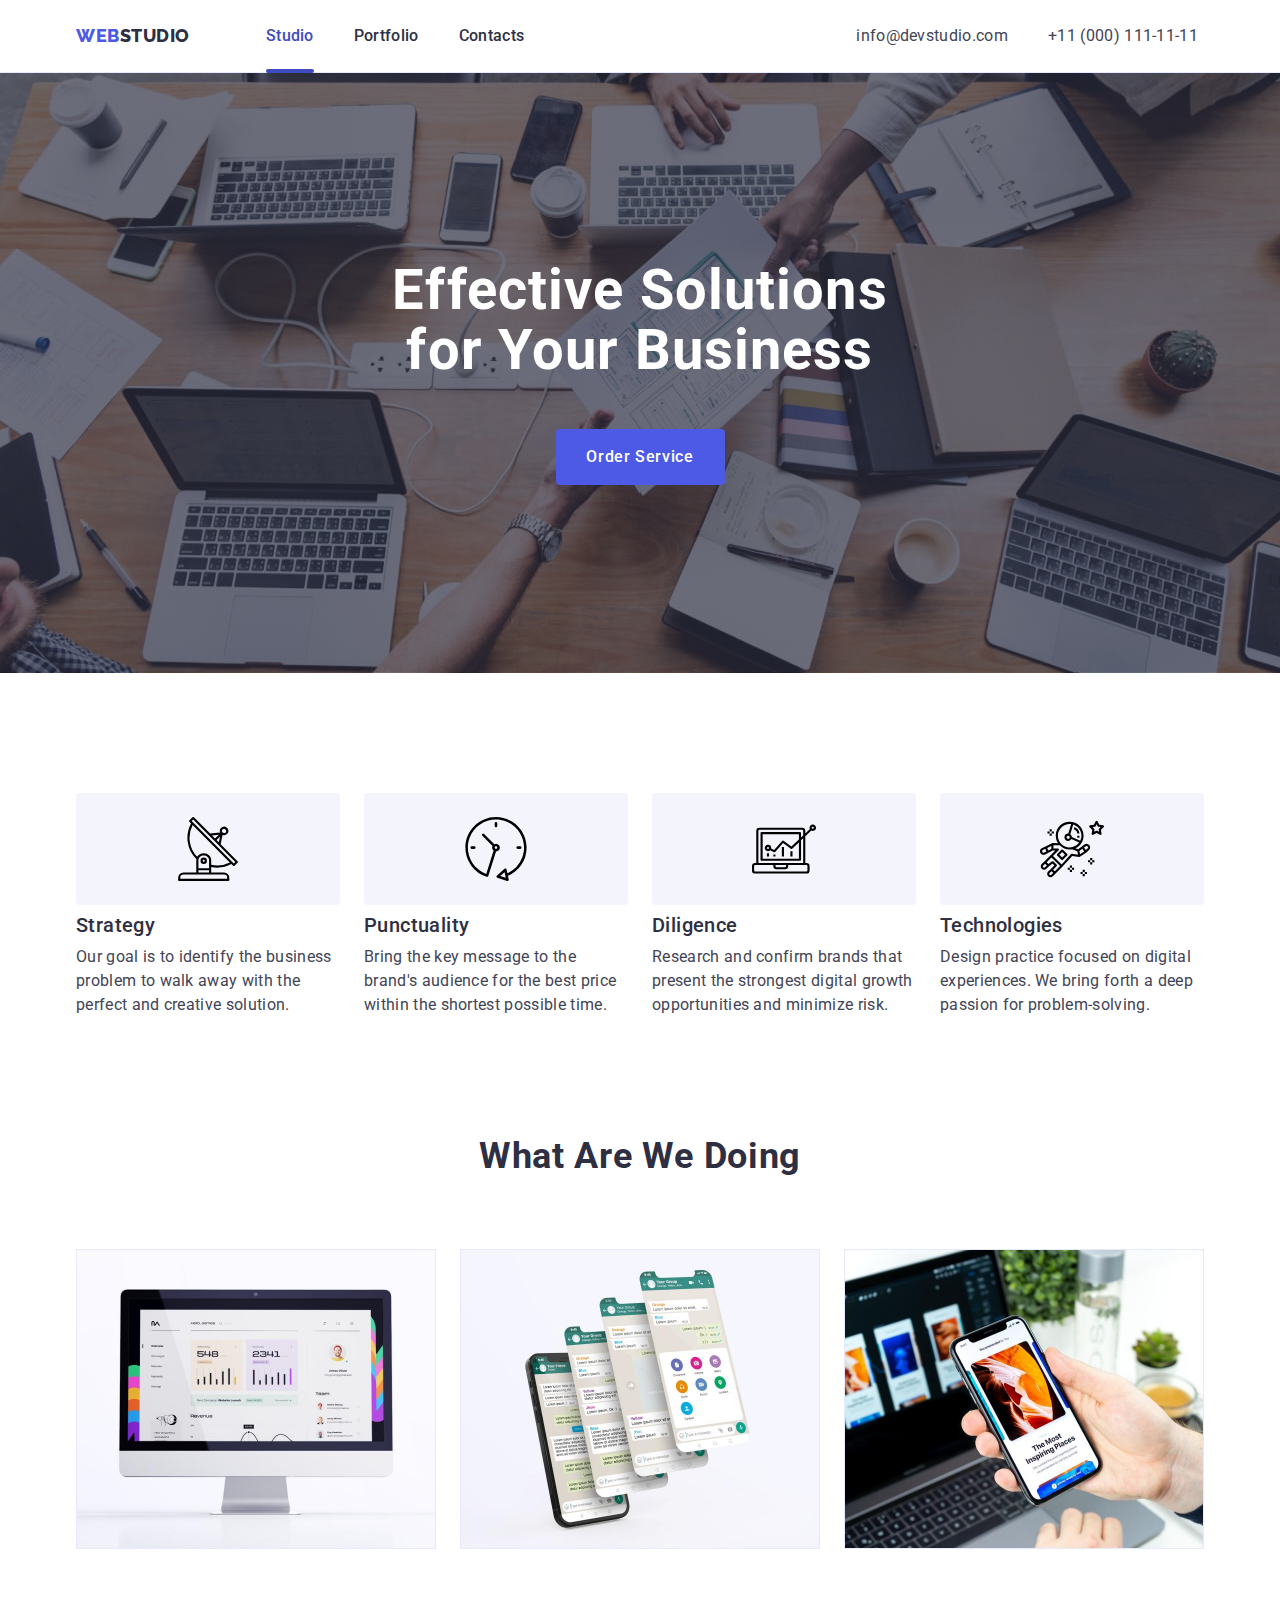
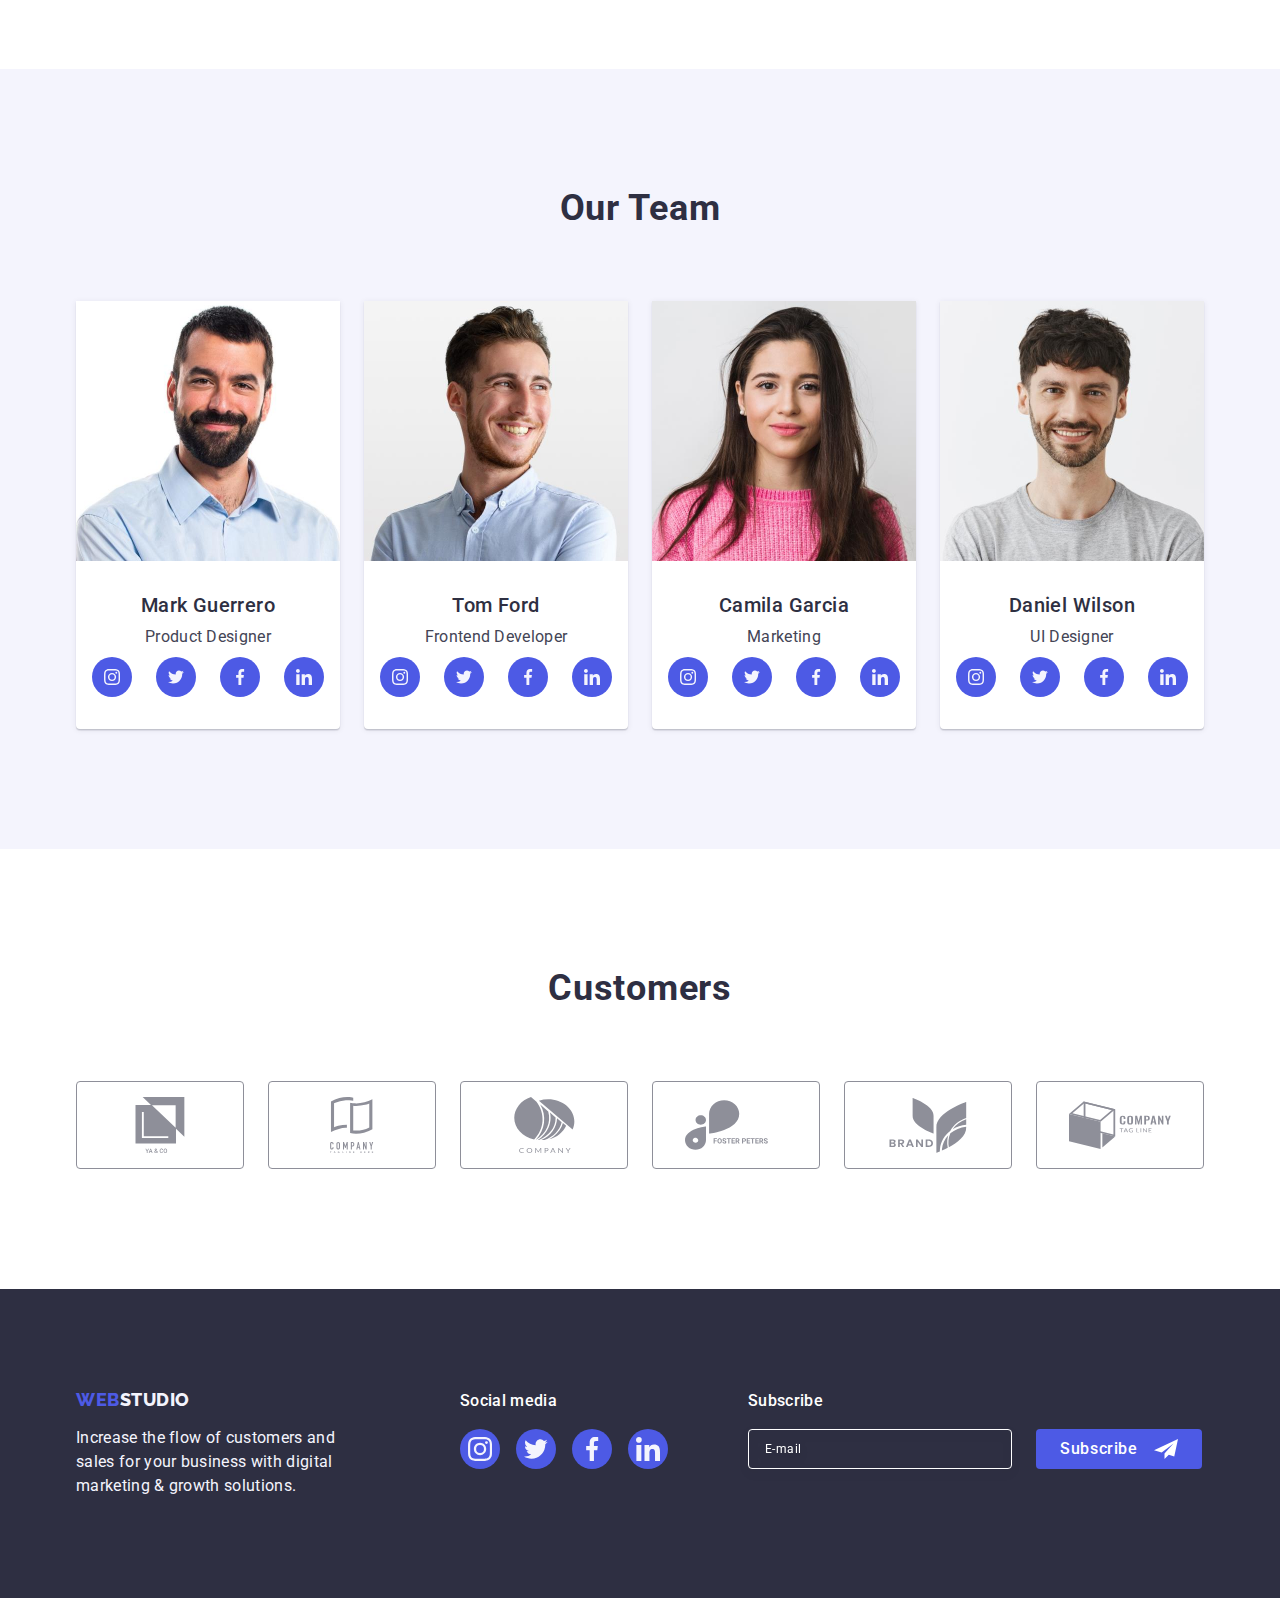
<file: index.html>
<!DOCTYPE html>
<html lang="en">

<head>
  <meta charset="UTF-8">
  <meta http-equiv="X-UA-Compatible" content="IE=edge">
  <meta name="viewport" content="width=device-width, initial-scale=1.0">
  <title>Document</title>
  <link rel="stylesheet" href="https://cdnjs.cloudflare.com/ajax/libs/modern-normalize/2.0.0/modern-normalize.min.css">
  <link rel="stylesheet" href="./CSS/style.css">
  <link rel="preconnect" href="https://fonts.googleapis.com">
  <link rel="preconnect" href="https://fonts.gstatic.com" crossorigin>
  <link href="https://fonts.googleapis.com/css2?family=Raleway:wght@800&family=Roboto:wght@400;500;700;900&display=swap"
    rel="stylesheet">
</head>

<body>
  <header class="page-header">
    <div class="container container-header">
      <nav class="navigation">
        <a href="./index.html" class="logo link">Web<span class="web">Studio</span></a>
        <ul class="navigation-list list">
          <li  class="navigation-li"> <a href="./index.html" class="navigation-link nav-active link">Studio</a></li>
          <li class="navigation-li"> <a href="./portfolio.html" class="navigation-link link">Portfolio</a></li>
          <li class="navigation-li"><a href="" class="navigation-link link">Contacts</a></li>
        </ul>
      </nav>
      <address class="address">
        <ul class="address-list list">
          <li><a href="mailto:info@devstudio.com" class="address-link link">info@devstudio.com</a></li>
          <li><a href="tel:+110001111111" class="address-link link">+11 (000) 111-11-11</a></li>
        </ul>
      </address>
    </div>
  </header>
  <main>
    <section class="hero">
      <div class="container">
        <h1 class="hero-title">Effective Solutions <br /> for Your Business</h1>
        <button class="button-order" type="button" data-modal-open>Order Service</button>
      </div>
    </section>

    <section class="studio-section">
      <div class="container">
        <h2 class="visually-hidden">Studio</h2>
        <ul class="studio list">
          <li class="studio-list">
            <div class="studio-icon">
              <svg class="studio-svg" width="64" height="64">
                <use href="./images/icons.svg#icon-antena"></use>
              </svg>
            </div>
            <h3 class="paragraph-title">Strategy</h3>
            <p class="paragraph-text">
              Our goal is to identify the business problem to walk away with the perfect and creative solution.
            </p>
          </li>
          <li class="studio-list">
            <div class="studio-icon">
              <svg class="studio-svg" width="64" height="64" >
                <use href="./images/icons.svg#icon-clock"></use>
              </svg>
            </div>
            <h3 class="paragraph-title">Punctuality</h3>
            <p class="paragraph-text">Bring the key message to the brand's audience for the best price within the
              shortest possible time.
            </p>
          </li>
          <li class="studio-list">
            <div class="studio-icon">
              <svg class="studio-svg" width="64" height="64" >
                <use href="./images/icons.svg#icon-diagram"></use>
              </svg>
            </div>
            <h3 class="paragraph-title">Diligence</h3>
            <p class="paragraph-text">Research and confirm brands that present the strongest digital growth
              opportunities and minimize risk.
            </p>
          </li>
          <li class="studio-list">
            <div class="studio-icon">
              <svg class="studio-svg" width="64" height="64">
                <use href="./images/icons.svg#icon-astronaut"></use>
              </svg>
            </div>
            <h3 class="paragraph-title">Technologies</h3>
            <p class="paragraph-text">Design practice focused on digital experiences. We bring forth a deep passion for
              problem-solving.
            </p>
          </li>
        </ul>
      </div>
    </section>
    <section class="activity-section">
      <div class="container">
        <h2 class="section-title">What are we doing</h2>
        <ul class="activity list">
          <li class="activity-list">

            <img src="images/monitor_screen.jpg" alt="monitor screen with an open website" width="360">

          </li>
          <li class="activity-list">

            <img src="images/watsapp_view.jpg" alt="interface of the Watsapp" width="360">

          </li>
          <li class="activity-list">

            <img src="images/smartphone.jpg" alt="human hand hlding smartphone" width="360">

          </li>
        </ul>
      </div>
    </section>
    <section class="team">
      <div class="container">
        <h2 class="section-title">Our Team</h2>
        <ul class="team-list list">
          <li class="team-members">
            <img src="images/MarkGuerrero.jpg" alt="a portrait photo of Mark Guerrero" width="264">

              <div class="team-name-position">
            <h3 class="team-names paragraph-title">Mark Guerrero</h3>
            <p class="team-positions paragraph-text">Product Designer</p>
              <ul class="icon list">
                <li class="icon-li">
                  <a href="" class="icon-link link ">
                    <svg class="icon-svg" width="16" height="16">
                      <use href="./images/icons.svg#icon-instagram"></use>
                    </svg>
                  </a>
                </li>
                <li class="icon-li">
                  <a href="" class="icon-link link">
                    <svg class="icon-svg" width="16" height="16">
                      <use href="./images/icons.svg#icon-twitter"></use>
                    </svg>
                  </a>
                </li>
                <li class="icon-li">
                  <a href="" class="icon-link  link">
                    <svg class="icon-svg" width="16" height="16">
                      <use href="./images/icons.svg#icon-facebook"></use>
                    </svg>
                  </a>
                </li>
                <li class="icon-li">
                  <a href="" class="icon-link link">
                    <svg class="icon-svg" width="16" height="16">
                      <use href="./images/icons.svg#icon-linkedin"></use>
                    </svg>
                  </a>
                </li>
              </ul>
            </div>
         
          </li>
          <li class="team-members">

            <img src="images/TomFord.jpg" alt="a portrait photo of Tom Ford" width="264">

            <div class="team-name-position">
            <h3 class="team-names paragraph-title">Tom Ford</h3>
            <p class="team-positions paragraph-text">Frontend Developer</p>
            <ul class="icon list">
              <li class="icon-li">
                <a href="" class="icon-link link">
                  <svg class="icon-svg" width="16" height="16">
                    <use href="./images/icons.svg#icon-instagram"></use>
                  </svg>
                </a>
              </li>
              <li class="icon-li">
                <a href="" class="icon-link link">
                  <svg class="icon-svg" width="16" height="16">
                    <use href="./images/icons.svg#icon-twitter"></use>
                  </svg>
                </a>
              </li>
              <li class="icon-li">
                <a href="" class="icon-link link">
                  <svg class="icon-svg" width="16" height="16">
                    <use href="./images/icons.svg#icon-facebook"></use>
                  </svg>
                </a>
              </li>
              <li class="icon-li">
                <a href="" class="icon-link link">
                  <svg class="icon-svg" width="16" height="16">
                    <use href="./images/icons.svg#icon-linkedin"></use>
                  </svg>
                </a>
              </li>
            </ul>
            </div>
          </li>
          <li class="team-members">

            <img src="images/CamilaGarcia.jpg" alt="a portrait photo of Camila Garcia" width="264">
            <div class="team-name-position">
            <h3 class="team-names paragraph-title">Camila Garcia</h3>
            <p class="team-positions paragraph-text">Marketing</p>
            <ul class="icon list">
              <li class="icon-li">
                <a href="" class="icon-link link">
                  <svg class="icon-svg" width="16" height="16">
                    <use href="./images/icons.svg#icon-instagram"></use>
                  </svg>
                </a>
              </li>
              <li class="icon-li">
                <a href="" class="icon-link link">
                  <svg class="icon-svg" width="16" height="16">
                    <use href="./images/icons.svg#icon-twitter"></use>
                  </svg>
                </a>
              </li>
              <li class="icon-li">
                <a href="" class="icon-link link">
                  <svg class="icon-svg" width="16" height="16">
                    <use href="./images/icons.svg#icon-facebook"></use>
                  </svg>
                </a>
              </li>
              <li class="icon-li">
                <a href="" class="icon-link link">
                  <svg class="icon-svg" width="16" height="16">
                    <use href="./images/icons.svg#icon-linkedin"></use>
                  </svg>
                </a>
              </li>
            </ul>
            </div>
          </li>
          <li class="team-members">

            <img src="images/DanielWilson.jpg" alt="a portrait photo of Daniel Wilson" width="264">
             <div class="team-name-position">
            <h3 class="team-names paragraph-title">Daniel Wilson</h3>
            <p class="team-positions paragraph-text">UI Designer</p>
            <ul class="icon list">
              <li class="icon-li">
                <a href="" class="icon-link link">
                  <svg class="icon-svg" width="16" height="16">
                    <use href="./images/icons.svg#icon-instagram"></use>
                  </svg>
                </a>
              </li>
              <li class="icon-li">
                <a href="" class="icon-link link">
                  <svg class="icon-svg" width="16" height="16">
                    <use href="./images/icons.svg#icon-twitter"></use>
                  </svg>
                </a>
              </li>
              <li class="icon-li">
                <a href="" class="icon-link link">
                  <svg class="icon-svg" width="16" height="16">
                    <use href="./images/icons.svg#icon-facebook"></use>
                  </svg>
                </a>
              </li>
              <li class="icon-li">
                <a href="" class="icon-link link">
                  <svg class="icon-svg" width="16" height="16">
                    <use href="./images/icons.svg#icon-linkedin"></use>
                  </svg>
                </a>
              </li>
            </ul>
             </div>
          </li>
        </ul>
      </div>
    </section>
    <section class="customer">
      <div class="container">
    <h2 class="section-title">Customers</h2>
    <ul class="customer-list list">
        <li class="customer-item">
          <a href="" class="customer-link link">
            <svg class="customer-svg" width="104" height="56">
              <use href="./images/icons.svg#icon-yaco"></use>
            </svg>
          </a>
        </li>
        <li class="customer-item">
          <a href="" class="customer-link link">
            <svg class="customer-svg" width="104" height="56">
              <use href="./images/icons.svg#icon-companyth"></use>
            </svg>
          </a>
        </li>
        <li class="customer-item">
          <a href="" class="customer-link link">
            <svg class="customer-svg" width="104" height="56">
              <use href="./images/icons.svg#icon-company"></use>
            </svg>
          </a>
        </li>
      <li class="customer-item">
        <a href="" class="customer-link link">
          <svg  class="customer-svg" width="104" height="56" >
            <use href="./images/icons.svg#icon-foster"></use>
          </svg>
        </a>
      </li>
      <li class="customer-item">
        <a href="" class="customer-link link">
          <svg class="customer-svg" width="104" height="56" >
            <use href="./images/icons.svg#icon-companytl"></use>
          </svg>
        </a>
      </li>
      <li class="customer-item">
        <a href="" class="customer-link link">
          <svg class="customer-svg" width="104" height="56">
            <use href="./images/icons.svg#icon-brand"></use>
          </svg>
        </a>
      </li>
      
    </ul>

</div>

    </section>
  </main>

  <footer class="footer">
    <div class="container footer-elements">
      <div class="footer-logo-text">
        <a href="./index.html" class="logo link logo-footer">Web<span class="web-footer">Studio</span></a>
      <p class="footer-text">Increase the flow of customers and sales for your business with digital marketing & growth
        solutions.</p>
        </div>
    <div class="footer-social">
      <p class="footer-title-media">Social media</p>
      <ul class="footer-icon list">
        <li class="footer-icon-li">
          <a href="" class="footer-icon-link link">
            <svg class="footer-icon-svg" width="24" height="24">
              <use href="./images/icons.svg#icon-instagram"></use>
            </svg>
          </a>
        </li>
        <li class="footer-icon-li">
          <a href="" class="footer-icon-link link">
            <svg class="footer-icon-svg" width="24" height="24">
              <use href="./images/icons.svg#icon-twitter"></use>
            </svg>
          </a>
        </li>
        <li class="footer-icon-li">
          <a href="" class="footer-icon-link link">
            <svg class="footer-icon-svg" width="24" height="24">
              <use href="./images/icons.svg#icon-facebook"></use>
            </svg>
          </a>
        </li>
        <li class="footer-icon-li">
          <a href="" class="footer-icon-link link">
            <svg class="footer-icon-svg" width="24" height="24">
              <use href="./images/icons.svg#icon-linkedin"></use>
            </svg>
          </a>
        </li>
      </ul>
    </div>
     <div class="footer-form-wrapper">
      <p class="footer-title-media">Subscribe</p>
      <form class="footer-form">
        <label class="footer-form-field">
            <input type="email" name="user-email" class="footer-form-input" placeholder="E-mail" required>
        </label>
        <button type="submit" class="footer-form-button">Subscribe
          <svg class="footer-subscribe-icon" width="24" height="24">
            <use href="./images/icons.svg#icon-footer-subscribe"></use>
          </svg>
        </button>
      </form>
     </div>
    </div>
  </footer>


<div class="backdrop  is-hidden" data-modal>
  <div class="modal">
    <button type="button" class="modal-close-btn" data-modal-close>
      <svg class="modal-close-btn-icon" width="8" height="8">
        <use href="./images/icons.svg#icon-close-black" ></use>
      </svg>
    </button>
    <p class="modal-form-text">Leave your contacts and we will call you back</p>
    <form class="modal-form">
      <div class="modal-form-wrapper">
        <label class="modal-form-field" for="user-name">Name</label>
        <div class="modal-form-input-icon-wrapper">
          <input type="text" id="user-name" name="user-name" class="modal-form-input" minlength="2" required>
          <svg class="modal-form-input-icon" width="18" height="24">
            <use href="./images/icons.svg#icon-modal-name"></use>
          </svg>
        </div>
      </div>
      <div class="modal-form-wrapper">
        <label class="modal-form-field" for="user-phone">Phone</label>
        <div class="modal-form-input-icon-wrapper">
          <input type="tel" id="user-phone" name="user-phone" class="modal-form-input" pattern="[0-9]{3}-[0-9]{3}-[0-9]{2}-[0-9]{2}" title="[xxx-xxx-xx-xx]" required>
          <svg class="modal-form-input-icon" width="18" height="24">
            <use href="./images/icons.svg#icon-modal-phone"></use>
          </svg>
        </div>
      </div>
      <div class="modal-form-wrapper">
        <label class="modal-form-field" for="user-email">Email</label>
        <div class="modal-form-input-icon-wrapper">
        <input type="email" name="user-email" id="user-email" class="modal-form-input" required>
        <svg class="modal-form-input-icon" width="18" height="24">
          <use href="./images/icons.svg#icon-modal-email"></use>
        </svg>
        </div>
      </div>
      <div class="modal-form-textarea">
        <label class="modal-form-field" for="user-comment">Comment</label>
        <textarea  id="user-comment" name="user-comment" class="modal-form-message" placeholder="Text input" minlength="2"></textarea>
      </div>
      <div class="modal-form-checkbox">
        <input type="checkbox" name="user-privacy" id="user-privacy" value="true" class="modal-form-check visually-hidden">
        <label for="user-privacy" class="modal-form-check-desk">
          <span class="modal-form-checkbox-icon">
            <svg class="modal-form-checkbox-svg" width="10" height="8">
              <use href="./images/icons.svg#icon-modal-privacy-check"></use>
            </svg>
          </span>
        I accept the terms and conditions of the&nbsp;
          <a href="" class="modal-form-check-link"> Privacy Policy</a>
        </label>
      </div>
      <button type="submit" class="modal-form-submit">Send</button>
      </form>
  </div>
</div>

<script src="./js/modal.js"></script>
</body>

</html>
</file>
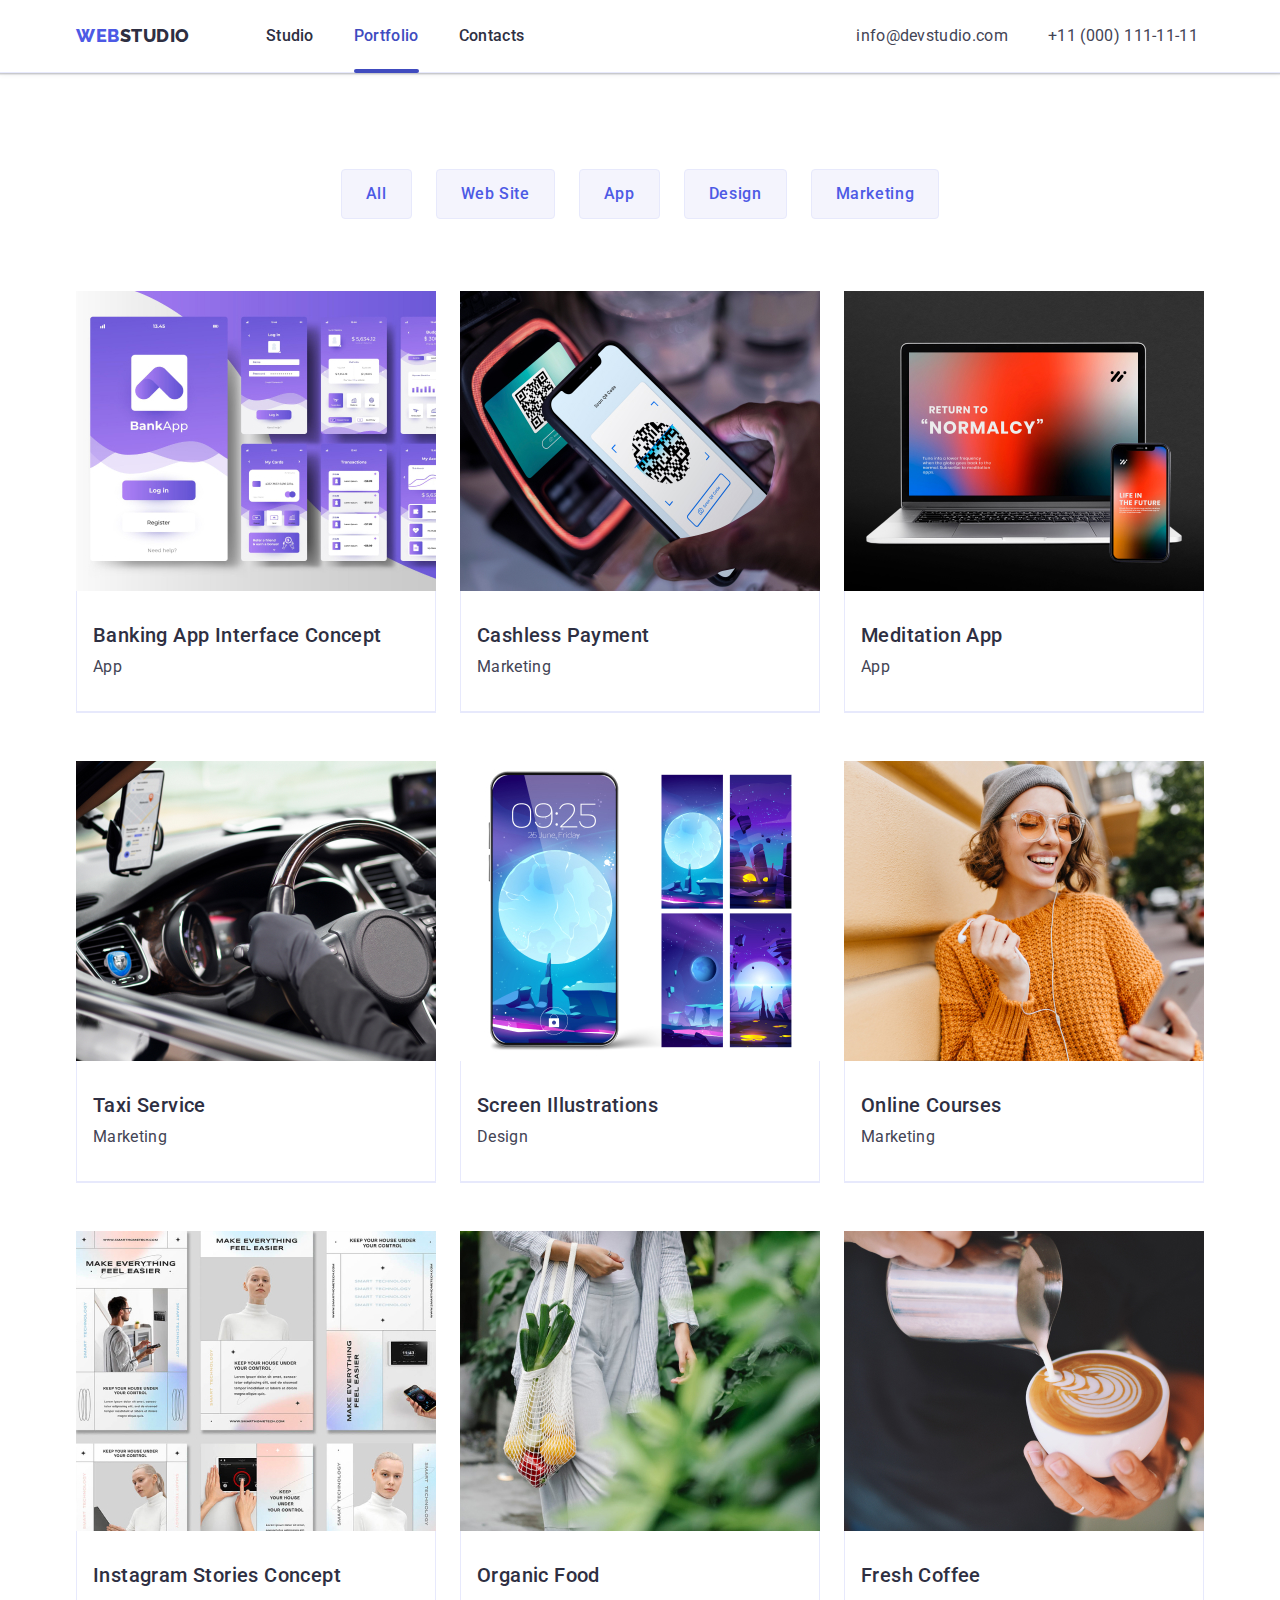
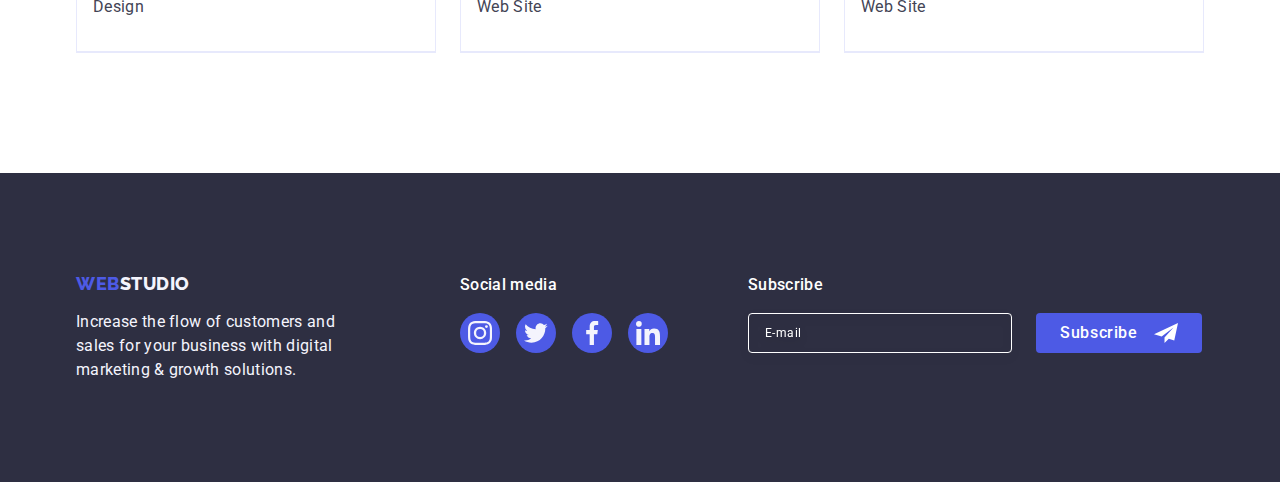
<file: portfolio.html>
<!DOCTYPE html>
<html lang="en">

<head>
    <meta charset="UTF-8">
    <meta http-equiv="X-UA-Compatible" content="IE=edge">
    <meta name="viewport" content="width=device-width, initial-scale=1.0">
    <title>Document</title>
    <link rel="stylesheet"
        href="https://cdnjs.cloudflare.com/ajax/libs/modern-normalize/2.0.0/modern-normalize.min.css">
    <link rel="stylesheet" href="./CSS/style.css">
    <link rel="preconnect" href="https://fonts.googleapis.com">
    <link rel="preconnect" href="https://fonts.gstatic.com" crossorigin>
    <link
        href="https://fonts.googleapis.com/css2?family=Raleway:wght@800&family=Roboto:wght@400;500;700;900&display=swap"
        rel="stylesheet">
</head>

<body>
    <header class="page-header">
        <div class="container container-header">
            <nav class="navigation">
                <a href="./index.html" class="logo link">Web<span class="web">Studio</span></a>
                <ul class="navigation-list list">
                    <li> <a href="./index.html" class="navigation-link link">Studio</a></li>
                    <li> <a href="./portfolio.html" class="navigation-link nav-active link">Portfolio</a></li>
                    <li><a href="" class="navigation-link link">Contacts</a></li>
                </ul>
                
            </nav>
            <address class="address">
                <ul class="address-list list">
                    <li><a href="mailto:info@devstudio.com" class="address-link link">info@devstudio.com</a></li>
                    <li><a href="tel:+110001111111" class="address-link link">+11 (000) 111-11-11</a></li>
                </ul>
            </address>
        </div>
    </header>
    <main>
        <section class="portfolio-section">
            <div class="container">
                <h1 class="visually-hidden">Filter</h1>
                <ul class="portfolio-list list">
                    <li> <button class="portfolio-button" type="button">All</button></li>
                    <li> <button class="portfolio-button" type="button">Web Site</button></li>
                    <li> <button class="portfolio-button" type="button">App</button></li>
                    <li> <button class="portfolio-button" type="button">Design</button></li>
                    <li> <button class="portfolio-button" type="button">Marketing</button></li>
                </ul>

                <ul class="portfolio-all-list list">
                    <li class="portfolio-all-list-li" > <a href="" class="portfolio-all-link link">
                        <div class="overlay">
                            <img src="./images/bankapp.jpg" alt="Banking App Interface Concept"  width="360">
                            <p   class="overlay-text">14 Stylish and User-Friendly App Design Concepts · Task Manager App · Calorie Tracker App · Exotic Fruit Ecommerce App ·
                            Cloud Storage App</p>
                            </div>
                            <div class="paragraph-title-text">
                            <h2 class="paragraph-title">Banking App Interface Concept</h2>
                            <p class="paragraph-text">App</p>
                            </div>
                        </a>
                    </li>
                    <li class="portfolio-all-list-li"> <a href="" class="portfolio-all-link link">
                            <div class="overlay">
                                <img src="./images/cashless.jpg" alt="A process of Cashless Payment" width="360">
                                <p   class="overlay-text">14 Stylish and User-Friendly App Design Concepts · Task Manager App · Calorie Tracker App ·
                                    Exotic Fruit Ecommerce App ·
                                    Cloud Storage App</p>
                            </div>
                            <div class="paragraph-title-text">
                            <h2 class="paragraph-title">Cashless Payment</h2>
                            <p class="paragraph-text">Marketing</p>
                            </div>
                        </a>
                    </li>
                    <li class="portfolio-all-list-li"><a href="" class="portfolio-all-link link">
                            <div class="overlay">
                                <img src="./images/meditation.jpg" alt="Laptop and smartphone" width="360">
                                <p   class="overlay-text">14 Stylish and User-Friendly App Design Concepts · Task Manager App · Calorie Tracker App ·
                                    Exotic Fruit Ecommerce App ·
                                    Cloud Storage App</p>
                            </div>
                            <div class="paragraph-title-text">
                            <h2 class="paragraph-title">Meditation App</h2>
                            <p class="paragraph-text">App</p>
                            </div>
                        </a>
                    </li>
                    <li class="portfolio-all-list-li"> <a href="" class="portfolio-all-link link">
                            <div class="overlay">
                                <img src="./images/taxi.jpg" alt="interior of the car" width="360">
                                <p   class="overlay-text">14 Stylish and User-Friendly App Design Concepts · Task Manager App · Calorie Tracker App ·
                                    Exotic Fruit Ecommerce App ·
                                    Cloud Storage App</p>
                            </div>
                            <div class="paragraph-title-text">
                            <h2 class="paragraph-title">Taxi Service</h2>
                            <p class="paragraph-text">Marketing</p>
                            </div>
                        </a>
                    </li>
                    <li class="portfolio-all-list-li"> <a href="" class="portfolio-all-link link">
                            <div class="overlay">
                                <img src="./images/screan.jpg" alt="images on the smartphone screen" width="360">
                                <p   class="overlay-text">14 Stylish and User-Friendly App Design Concepts · Task Manager App · Calorie Tracker App ·
                                    Exotic Fruit Ecommerce App ·
                                    Cloud Storage App</p>
                            </div>
                            <div class="paragraph-title-text">
                            <h2 class="paragraph-title">Screen Illustrations</h2>
                            <p class="paragraph-text">Design</p>
                            </div>
                        </a>
                    </li>
                    <li class="portfolio-all-list-li"> <a href="" class="portfolio-all-link link">
                            <div class="overlay">
                                <img src="./images/online.jpg" alt="Happy woman" width="360">
                                <p   class="overlay-text">14 Stylish and User-Friendly App Design Concepts · Task Manager App · Calorie Tracker App ·
                                    Exotic Fruit Ecommerce App ·
                                    Cloud Storage App</p>
                            </div>
                            <div class="paragraph-title-text">
                            <h2 class="paragraph-title">Online Courses</h2>
                            <p class="paragraph-text">Marketing</p>
                            </div>
                        </a>
                    </li>
                    <li class="portfolio-all-list-li"> <a href="" class="portfolio-all-link link">
                            <div class="overlay">
                                <img src="./images/instagram.jpg" alt="Instagram Stories" width="360">
                                <p   class="overlay-text">14 Stylish and User-Friendly App Design Concepts · Task Manager App · Calorie Tracker App ·
                                    Exotic Fruit Ecommerce App ·
                                    Cloud Storage App</p>
                            </div>
                            <div class="paragraph-title-text">
                            <h2 class="paragraph-title">Instagram Stories Concept</h2>
                            <p class="paragraph-text">Design</p>
                            </div>
                        </a>
                    </li>
                    <li class="portfolio-all-list-li"> <a href="" class="portfolio-all-link link">
                            <div class="overlay">
                                <img src="./images/organic.jpg" alt="a woman carries a bag of fruit" width="360">
                                <p   class="overlay-text">14 Stylish and User-Friendly App Design Concepts · Task Manager App · Calorie Tracker App ·
                                    Exotic Fruit Ecommerce App ·
                                    Cloud Storage App</p>
                            </div>
                            <div class="paragraph-title-text">
                            <h2 class="paragraph-title">Organic Food</h2>
                            <p class="paragraph-text">Web Site</p>
                            </div>
                        </a>
                    </li>
                    <li class="portfolio-all-list-li"> <a href="" class="portfolio-all-link link">
                            <div class="overlay">
                                <img src="./images/fresh.jpg" alt="the process of making cappuccino" width="360">
                                <p   class="overlay-text">14 Stylish and User-Friendly App Design Concepts · Task Manager App · Calorie Tracker App ·
                                    Exotic Fruit Ecommerce App ·
                                    Cloud Storage App</p>
                            </div>
                            <div class="paragraph-title-text">
                            <h2 class="paragraph-title">Fresh Coffee</h2>
                            <p class="paragraph-text">Web Site</p>
                            </div>
                        </a>
                    </li>
                </ul>
            </div>
        </section>
    </main>
<footer class="footer">
    <div class="container footer-elements">
        <div class="footer-logo-text">
            <a href="./index.html" class="logo link logo-footer">Web<span class="web-footer">Studio</span></a>
            <p class="footer-text">Increase the flow of customers and sales for your business with digital marketing &
                growth
                solutions.</p>
        </div>
        <div class="footer-social">
            <p class="footer-title-media">Social media</p>
            <ul class="footer-icon list">
                <li class="footer-icon-li">
                    <a href="" class="footer-icon-link link">
                        <svg class="footer-icon-svg" width="24" height="24">
                            <use href="./images/icons.svg#icon-instagram"></use>
                        </svg>
                    </a>
                </li>
                <li class="footer-icon-li">
                    <a href="" class="footer-icon-link link">
                        <svg class="footer-icon-svg" width="24" height="24">
                            <use href="./images/icons.svg#icon-twitter"></use>
                        </svg>
                    </a>
                </li>
                <li class="footer-icon-li">
                    <a href="" class="footer-icon-link link">
                        <svg class="footer-icon-svg" width="24" height="24">
                            <use href="./images/icons.svg#icon-facebook"></use>
                        </svg>
                    </a>
                </li>
                <li class="footer-icon-li">
                    <a href="" class="footer-icon-link link">
                        <svg class="footer-icon-svg" width="24" height="24">
                            <use href="./images/icons.svg#icon-linkedin"></use>
                        </svg>
                    </a>
                </li>
            </ul>
        </div>
        <div class="footer-form-wrapper">
            <p class="footer-title-media">Subscribe</p>
            <form class="footer-form">
                <label class="footer-form-field">
                    <input type="email" name="user-email" class="footer-form-input" placeholder="E-mail" required>
                </label>
                <button type="submit" class="footer-form-button">Subscribe
                    <svg class="footer-subscribe-icon" width="24" height="24">
                        <use href="./images/icons.svg#icon-footer-subscribe"></use>
                    </svg>
                </button>
            </form>
        </div>
    </div>
</footer>
</body>

</html>
</file>
<file: CSS/style.css>
:root {
    --background-cornflower: #E7E9FC;
    --background-navy: #2E2F42;
    --button-blue-iris: #4D5AE5;
    --text-slate: #434455;
    --background-cloud: #F4F4FD;
    --base-white: #FFFFFF;
    --text-slate: #434455;
    --button-blue-active-ocean: #404BBF;
    --background-activity: #E5E5E5;
    --lite-slate :#8E8F99;
    --green: #31D0AA;
    --dairy:    #FCFCFC;
    --navyblue-modal: rgba(46, 47, 66, 0.40);
    --transition-duration-250: 250ms;
    --transition-timing-function:cubic-bezier(0.4, 0, 0.2, 1);
}

h1,
h2,
h3,
h4,
h5,
h6,
p {
    margin-top: 0;
    margin-bottom: 0;
}

ul,
ol {
   
    margin: 0;
    padding-left: 0;
}

img {
    display: block;
}

body {
    background-color: var(--base-white);
    color: var(--text-slate);
    font-family: 'Roboto', sans-serif;
    font-style: normal;
    font-weight: 400;
    font-size: 16px;
    line-height: 1.3;
    letter-spacing: 0.02em;
    
}
.link:focus {
    background-color: transparent;
}
/* header*/
.page-header {
    background-color: var(--base-white);
    border-bottom: 1px solid var(--background-cornflower);
    padding: 24px 0;
    box-shadow: 0px 2px 1px rgba(46, 47, 66, 0.08), 0px 1px 1px rgba(46, 47, 66, 0.16), 0px 1px 6px rgba(46, 47, 66, 0.08);
}

.container {
    width: 1158px;
    margin-left: auto;
    margin-right: auto;
    padding: 0 15px;
}

.list {
    list-style: none;
}


.container-header,
nav,
.navigation-list,
.address-list {
    display: flex;
}



/* logo*/
.logo {
    color: var(--button-blue-iris);
    text-decoration: none;
    font-family: 'Raleway', sans-serif;
    font-weight: 800;
    font-size: 18px;
    line-height: 1.17;
    letter-spacing: 0.03em;
    text-transform: uppercase;
   margin-right: 76px;
}

.web {
    color: var(--background-navy);
    
}

/* navigation*/
.navigation {
    align-items: center;
    
}
.navigation-link {
    color: var(--background-navy);
    font-weight: 500;
    font-size: 16px;
    line-height: 1.5;
    letter-spacing: 0.02em;
    text-decoration: none;
    padding: 24px 0;
    position: relative;
    transition: color 250ms cubic-bezier(0.4, 0, 0.2, 1);
}
.navigation-link:hover,
.navigation-link:focus
{
   color:var(--button-blue-active-ocean);

}
.navigation-link:hover::after {
    display: block;
        content: "";
        position: absolute;
        left: 0;
        bottom: -4px;
        width: 100%;
        height: 4px;
        opacity: 0.5;
        background-color: var(--button-blue-active-ocean);
        border-radius: 2px;
}
.nav-active{
    color: var(--button-blue-active-ocean);
}
.nav-active::after {
    display: block;
    content: "";
    position: absolute;
    left: 0;
    bottom: -4px;
    width: 100%;
    height: 4px;
    background-color: var(--button-blue-active-ocean);
    border-radius: 2px;  
    transition: width 250ms cubic-bezier(0.4, 0, 0.2, 1);
}
.navigation-list:not(:first-child) {
    gap: 40px;
}
.navigation-list li:last-child {
    margin-right: 0;
}



/* address*/
.address {
    font-style: normal;
    margin-left: 332px;
}

.address-link {
    color: var(--text-slate);
    text-decoration: none;
    line-height: 1.5;
    transition: color var(--transition-duration-250) var(--transition-timing-function);
}

.address-list li:not(:last-child) {
    margin-right: 40px;
}

.address-link:hover {
    color: var(--button-blue-active-ocean);
}

.address-link:focus {
    color: var(--button-blue-active-ocean);
}

/* main*/
/* hero*/
button {
    cursor: pointer;
}


.hero {
    background-color: var(--background-navy);
    padding: 188px 0;
    max-width: 1440px;
    max-height: 600px;
    display: block;
    margin: 0 auto;
    
    background-image: linear-gradient( rgba(46, 47, 66, 0.70), rgba(46, 47, 66, 0.70)),  url(../images/people-office.jpg); 
    background-repeat: no-repeat;
    background-position: center;
    background-size: cover;
    
}

.hero-title {
    color: var(--base-white);
    font-weight: 700;
    font-size: 56px;
    line-height: 1.07;
    letter-spacing: 0.02em;
    text-align: center;
    margin-bottom: 48px;
    max-width: 496px;
margin-left: auto;
    margin-right: auto;
}

.button-order {
    background-color: var(--button-blue-iris);
    color: var(--base-white);
    font-family: inherit;
    font-weight: 500;
    font-size: 16px;
    line-height: 1.5;
    letter-spacing: 0.04em;
    text-align: center;
    min-height: 56px;
    display: block;
    min-width: 169px;
    margin-left: auto;
    margin-right: auto;
    border: none;
    border-radius: 4px;
    transition: background-color var(--transition-duration-250) var(--transition-timing-function);
}

.button-order:hover {
    background-color: var(--button-blue-active-ocean);
}

.button-order:focus {
    background-color: var(--button-blue-active-ocean);
}

/* Studio*/

.studio-section {
    padding: 120px 0;
}
.visually-hidden {
    position: absolute;
    width: 1px;
    height: 1px;
    margin: -1px;
    border: 0;
    padding: 0;
    white-space: nowrap;
    clip-path: inset(100%);
    clip: rect(0 0 0 0);
    overflow: hidden;
}

.studio {
    display: flex;
    width: 1128px;
    justify-content: space-between;
    gap: 24px;
}
.studio:last-child {
    margin-right: 0;
}
.studio-list {
    width: 264px;

}
.studio-icon {
    background-color: var(--background-cloud);
    width: 264px;
    height: 112px;
    display: flex;
    align-items: center;
    justify-content: center;
    margin-bottom: 8px;
    border-radius: 4px;
}
.studio-svg {
    display: flex;
    margin: 24px 100px;
    width: 64px;
    height: 64px;
    
    
}

.paragraph-title {
    color: var(--background-navy);
    font-weight: 500;
    font-size: 20px;
    line-height: 1.2;
    letter-spacing: 0.02em;
    margin-bottom: 8px;
   
    
}

.paragraph-text {
    color: var(--text-slate);
    font-size: 16px;
    line-height: 1.5;
    letter-spacing: 0.02em;
    color: var(--text-slate);
    line-height: 1.5;
    
}

/* activity*/
.activity-section {
    padding-bottom: 120px;
}
.section-title {
    color: var(--background-navy);
    font-weight: 700;
    font-size: 36px;
    line-height: 1.11;
    text-align: center;
    text-transform: capitalize;
    letter-spacing: 0.02em;
    margin-bottom: 72px;
}

.activity {
    display: flex;
    justify-content: space-between;
   
    gap: 24px;
}

.activity:last-child {
    margin-right: 0;
}
.activity-list {
    width: calc((100% - 48px) / 3);
}
/* team */
.team {
    background-color: var(--background-cloud);
    padding: 120px 0;
}

.team-list {
    display: flex;
    justify-content: space-between;
    gap: 24px;
   
}
.team-list:last-child {
    margin-right: 0;
}
.team-members {
    background-color: var(--base-white);
    width: calc((100% - 72px) / 4);
    border-radius: 0px 0px 4px 4px;
    box-shadow: 0px 2px 1px 0px rgba(46, 47, 66, 0.08), 0px 1px 1px 0px rgba(46, 47, 66, 0.16), 0px 1px 6px 0px rgba(46, 47, 66, 0.08);
}
.team-name-position {
    padding: 32px 16px;
}
.team-names {
    margin-bottom: 8px;
}
.team-names,
.team-positions {
    text-align: center;
}
.icon {
    display: flex;
    max-width: 264px;
    justify-content: center;
    gap: 24px;
    margin-top: 8px;
}

.icon-link {
    width: 40px;
    height: 40px;
    background-color: var(--button-blue-iris);
    border-radius: 50%;
    display: flex;
    justify-content: center;
    align-items: center;
    transition: background-color var(--transition-duration-250) var(--transition-timing-function);
}
.icon-link:hover {
    background-color: var(--button-blue-active-ocean);
}
.icon-link:focus {
    background-color: var(--button-blue-active-ocean);
}
.icon-svg {
    fill: var(--background-cloud);
    width: 16px;
    height: 16px;
    display: flex;
    margin: 12px;
}

/* Customer */
.customer {
        background-color: var(--base-white);
        padding: 120px 0;
    }
.customer-list {
    display: flex;
    justify-content: center;
    gap: 24px;
}

.customer-link {
    width: 168px;
    height: 88px;
    border-radius: 4px;
    border: 1px solid var(--lite-slate);
    color: var(--lite-slate);
    display: flex;
    align-items: center;
    justify-content: center;
    padding: 16px 32px;
    transition: border-color 250ms cubic-bezier(0.4, 0, 0.2, 1),  color 250ms cubic-bezier(0.4, 0, 0.2, 1);
}
.customer-link:hover{
    border: 1px solid var(--button-blue-active-ocean);
    color: var(--button-blue-active-ocean);
}
.customer-link:focus {
    border: 1px solid var(--button-blue-active-ocean);
    color: var(--button-blue-active-ocean);
}
.customer-link:hover svg:hover {
   fill: var(--button-blue-active-ocean);
}

.customer-link:focus .customer-svg:focus {
        fill: var(--button-blue-active-ocean);
}

.customer-svg {
    fill: currentColor;
    width: 104px;
    height: 56px;
    display: flex;
    transition: fill var(--transition-duration-250) var(--transition-timing-function);
   
}
/* footer */
.footer {
    background-color: var(--background-navy);
    padding: 100px 0;
}
.footer-elements {
    display: flex;
    align-items: baseline
}
.footer-logo-text {
    display: block;
    margin-right: 120px;
}
.logo-footer {
    display: inline-block;
    margin-bottom: 16px;
}
.web-footer {
    color: var(--background-cloud);
}

.footer-text {
    color: var(--background-cloud);
    line-height: 1.5;
    max-width: 264px; 
}
.footer-social {
    margin-right: 80px;
}
.footer-title-media{
    font-size: 16px;
        font-family: Roboto;
        font-weight: 500;
        line-height: 1.5;
        letter-spacing: 0.02em;
        color: var(--base-white);
        margin-bottom: 16px;
}
.footer-icon {
    display: flex;
    max-width: 264px;
    justify-content: center;
    gap: 16px;
    
}

.footer-icon-link {
    width: 40px;
    height: 40px;
    background-color: var(--button-blue-iris);
    border-radius: 50%;
    display: flex;
    justify-content: center;
    align-items: center;
    transition: background-color var(--transition-duration-250) var(--transition-timing-function);
}
.footer-icon-link:hover {
    background-color: var(--green);
}
.footer-icon-link:focus {
    background-color: var(--green);
}
.footer-icon-svg {
    fill: var(--background-cloud);
    width: 24px;
    height: 24px;
    display: flex;
    margin: 8px;
}
.footer-form{
    display: flex;
    gap: 24px;
}
.footer-form-input{
    display: inline-block;
    width: 264px;
    height: 40px;
    border-radius: 4px;
    border: 1px solid var(--base-white);
    filter: drop-shadow(0px 4px 4px rgba(0, 0, 0, 0.15));
    background-color: transparent;
    padding: 8px 16px;
    color: var(--base-white);
    transition: border var(--transition-duration-250) var(--transition-timing-function);
    font-size: 12px;
    line-height: 1.5;
    letter-spacing: 0.04em;
}
.footer-form-input:focus{
    outline: none;
    background-color: transparent;
    border: 1px solid var(--base-white);
}
.footer-form-input::placeholder {
    color: var(--base-white);
        font-size: 12px;
        font-family: Roboto;
        font-style: normal;
        font-weight: 400;
        line-height: 24px;
        letter-spacing: 0.48px;
}
.footer-form-button{
    display: flex;
    padding: 8px 24px;
    min-width: 165px;
    height: 40px;
    justify-content: center;
    align-items: center;
    border-radius: 4px;
    background: var(--button-blue-iris);
    color: var(--base-white);
    text-align: center;
    font-size: 16px;
    font-family: inherit;
    font-weight: 500;
    line-height: 24px;
    letter-spacing: 0.64px;
    border: none;
}
.footer-subscribe-icon {
    fill: var(--base-white);
    margin-left: 16px;
}


/* backdrop */

.backdrop {
    position: fixed;
    top: 0;
    left: 0;
    height: 100%;
    width: 100%;
    background-color:  rgba(46, 47, 66, 0.40);
transition: opacity 250ms cubic-bezier(0.4, 0, 0.2, 1), visibility 250ms cubic-bezier(0.4, 0, 0.2, 1);

}
.backdrop.is-hidden {
    opacity: 0;
    visibility: hidden;
    pointer-events: none;
}
/* modal window */
.modal {
    position: absolute;
    top: 50%;
    left: 50%;
    transform: translate(-50%,-50%);
    width: 408px;
    min-height: 584px;
    padding: 72px 24px 24px 24px;
    border-radius: 4px;
    background-color: var(--dairy, #FCFCFC);
    box-shadow: 0px 2px 1px 0px rgba(0, 0, 0, 0.20), 0px 1px 3px 0px rgba(0, 0, 0, 0.12), 0px 1px 1px 0px rgba(0, 0, 0, 0.14);
    transition: transform var(--transition-duration-250) var(--transition-timing-function);
}

.modal-close-btn {
    position: absolute;
    top: 24px;
    right: 24px;
    display: flex;
    width: 24px;
    height: 24px;
    padding: 0;
    justify-content: center;
    align-items: center;
    border-radius: 50%;
        border: 1px solid rgba(0, 0, 0, 0.10);
        background: var(--background-cornflower);
        transition:background-color var(--transition-duration-250) var(--transition-timing-function), border var(--transition-duration-250) var(--transition-timing-function) ;
    
}
.modal-close-btn:hover,:focus {
    background-color: var(--button-blue-active-ocean);
    border:none;
}
.modal-close-btn-icon {
    fill: currentColor;
    transition: fill var(--transition-duration-250) var(--transition-timing-function);
} 

.modal-close-btn:hover .modal-close-btn-icon,
.modal-close-btn:focus .modal-close-btn-icon{
    fill: var(--base-white);
}

/* modal form */
.modal-form {
    display: flex;
    flex-direction: column;
}
.modal-form-text {
    text-align: center;
    color: var(--background-navy);
    font-size: 16px;
        font-weight: 500;
        line-height: 1.5;
        letter-spacing: 0.02em;
        margin-bottom: 16px;
}
.modal-form-wrapper{
    margin-bottom: 8px;
}
.modal-form-field {
    font-size: 12px;
    line-height: 1.17;
    letter-spacing: 0.04em;
    color: var(--lite-slate);
    display: block;
    margin-bottom: 4px;
}
.modal-form-input-icon-wrapper{
    position: relative;
}
.modal-form-input {
    width: 100%;
    height: 40px;
    border-radius: 4px;
    border: 1px solid rgba(46, 47, 66, 0.4);
    padding-left: 38px;
    background-color: transparent;
    outline: transparent;
    transition: border-color var(--transition-duration-250) var(--transition-timing-function);
}
.modal-form-input:focus {
    border-color: var(--button-blue-iris);
}
.modal-form-input-icon {
    fill: var(--background-navy);
    position: absolute;
    top: 50%;
    transform: translateY(-50%);
    left: 16px;
    transition: fill var(--transition-duration-250) var(--transition-timing-function);
}
.modal-form-input:focus+.modal-form-input-icon,
.modal-form-input:hover+.modal-form-input-icon {
    fill: var(--button-blue-iris);
}
.modal-form-textarea {
    margin-bottom: 16px;
}
.modal-form-message {
    resize: none;
    width: 100%;
    height: 120px;
    font-size: 12px;
    line-height: 1.17;
    letter-spacing: 0.04em;
    color: rgba(46, 47, 66, 0.4);
    border: 1px solid rgba(46, 47, 66, 0.4);
    border-radius: 4px;
    padding: 8px 16px;
    background-color: transparent;
    outline: transparent;
    transition: border-color var(--transition-duration-250) var(--transition-timing-function);
}
.modal-form-message:focus,
.modal-form-message:hover {
    border-color: var(--button-blue-iris);
}
.modal-form-checkbox {
    margin-bottom: 24px;

}
.modal-form-check-desk{
   display: flex;
   align-items: center;
    font-size: 12px;
    line-height: 1.17;
    letter-spacing: 0.04em;
    color: var(--lite-slate);
}
.modal-form-checkbox-icon {
    width: 16px;
    height: 16px;
    border: 1px solid rgba(46, 47, 66, 0.4);
    border-radius: 2px;
    transition: background-color var(--transition-duration-250) var(--transition-timing-function), 
    border var(--transition-duration-250) var(--transition-timing-function), 
    fill var(--transition-duration-250) var(--transition-timing-function);
    display: inline-flex;
    align-items: center;
    justify-content: center;
    fill: transparent;
    margin-right: 8px;
}
.modal-form-checkbox-svg{
    width: 16px;
    height: 16px;
}

.modal-form-check:checked +.modal-form-check-desk>.modal-form-checkbox-icon{
    background-color:var(--button-blue-active-ocean);
    border: none;
    fill: var(--background-cloud);
}
.modal-form-check:checked+.modal-form-check-desk>.modal-form-checkbox-icon>.modal-form-checkbox-svg{
    opacity: 1;
}
.modal-form-check+.modal-form-check-desk>.modal-form-checkbox-icon>.modal-form-checkbox-svg{
   opacity: 0; 
   transition: opacity var(--transition-duration-250) var(--transition-timing-function);
}
.modal-form-check-link {
    color: var(--button-blue-iris);
}
.modal-form-submit {
    background-color: var(--button-blue-iris); 
        height: 56px;
        display: block;
        margin-left: auto;
        margin-right: auto;
        min-width: 169px;
        font-family: "Roboto", sans-serif;
        font-weight: 500;
        font-size: 16px;
        line-height: 1.5;
        letter-spacing: 0.04em;
        color: var(--base-white);
        cursor: pointer;
        border: none;
        border-radius: 4px;
        transition: background-color var(--transition-duration-250) var(--transition-timing-function);
}





/* PORTFOLIO */
.portfolio-section {
    padding-top: 96px;
     padding-bottom: 120px;
}
.portfolio-list {
    display: flex;
    justify-content: center;
    margin-bottom: 72px
    
}

.portfolio-button {
    color: var(--button-blue-iris);
    background-color: var(--background-cloud);
    font-family: inherit;
    font-weight: 500;
    letter-spacing: 0.04em;
    font-size: 16px;
    line-height: 1.5;
    text-align: center;
    border-radius: 4px;
    border: 1px solid var(--background-cornflower);
    padding: 12px 24px;
    transition: background-color var(--transition-duration-250) var(--transition-timing-function),color var(--transition-duration-250) var(--transition-timing-function), border-color var(--transition-duration-250) var(--transition-timing-function), box-shadow var(--transition-duration-250) var(--transition-timing-function);
   
}

.portfolio-list li:not(:last-child) {
    margin-right: 24px;
    
}

.portfolio-button:hover {
    color: var(--base-white);
    background-color: var(--button-blue-active-ocean);
    border-color: transparent;
    box-shadow: 0px 2px 2px 0px rgba(0, 0, 0, 0.12), 0px 2px 1px 0px rgba(0, 0, 0, 0.08), 0px 3px 1px 0px rgba(0, 0, 0, 0.10);
}

.portfolio-button:focus {
    color: var(--base-white);
    background-color: var(--button-blue-active-ocean);
    border: 1px solid transparent;
    box-shadow: 0px 2px 2px 0px rgba(0, 0, 0, 0.12), 0px 2px 1px 0px rgba(0, 0, 0, 0.08), 0px 3px 1px 0px rgba(0, 0, 0, 0.10);
}
.overlay {
    position: relative;
    overflow: hidden;
}
.overlay-text {
    position: absolute;
    width: 100%;
    height: 100%;
    left: 0;
    top: 0;
    overflow-y: auto;
    transform: translate(0, 100%);
    transition: transform var(--transition-duration-250) var(--transition-timing-function);
    background-color: var(--button-blue-iris);
    padding: 40px 32px;

    font-size: 16px;
        font-family: Roboto;
        line-height: 1.5;
        letter-spacing: 0.32px;
        color: var(--background-cloud);
}
.portfolio-all-link:focus  .overlay-text {
    transform: translateY(0%);
}
.portfolio-all-link:hover .overlay-text {
transform: translateY(0%);
}

.portfolio-all-list {
    display: flex;
        flex-wrap: wrap;
        row-gap: 48px;
}

.portfolio-all-list-li {
    border-bottom: 1px solid var(--background-cornflower);
    width: calc((100% - 48px) / 3);
}


.portfolio-all-list-li:nth-last-child(-n + 3) {
    margin-bottom: 0;
}
.paragraph-title-text {
    padding: 32px 16px;
    border: 1px solid var(--background-cornflower);
    border-top: none;
}
.portfolio-all-list-li:not(:nth-child(3n+3)) {
    margin-right: 24px;
}

.portfolio-all-list-li:nth-last-child(-n + 3) {
    margin-bottom: 0;
}

.portfolio-all-link {
    text-decoration: none;
    display: block;
    transition: box-shadow var(--transition-duration-250) var(--transition-timing-function);
    
}
.portfolio-all-link:hover {
    box-shadow: 0px 2px 1px 0px rgba(46, 47, 66, 0.08), 0px 1px 1px 0px rgba(46, 47, 66, 0.16), 0px 1px 6px 0px rgba(46, 47, 66, 0.08);
}
.portfolio-all-link:focus {
    box-shadow: 0px 2px 1px 0px rgba(46, 47, 66, 0.08), 0px 1px 1px 0px rgba(46, 47, 66, 0.16), 0px 1px 6px 0px rgba(46, 47, 66, 0.08);
}
</file>
